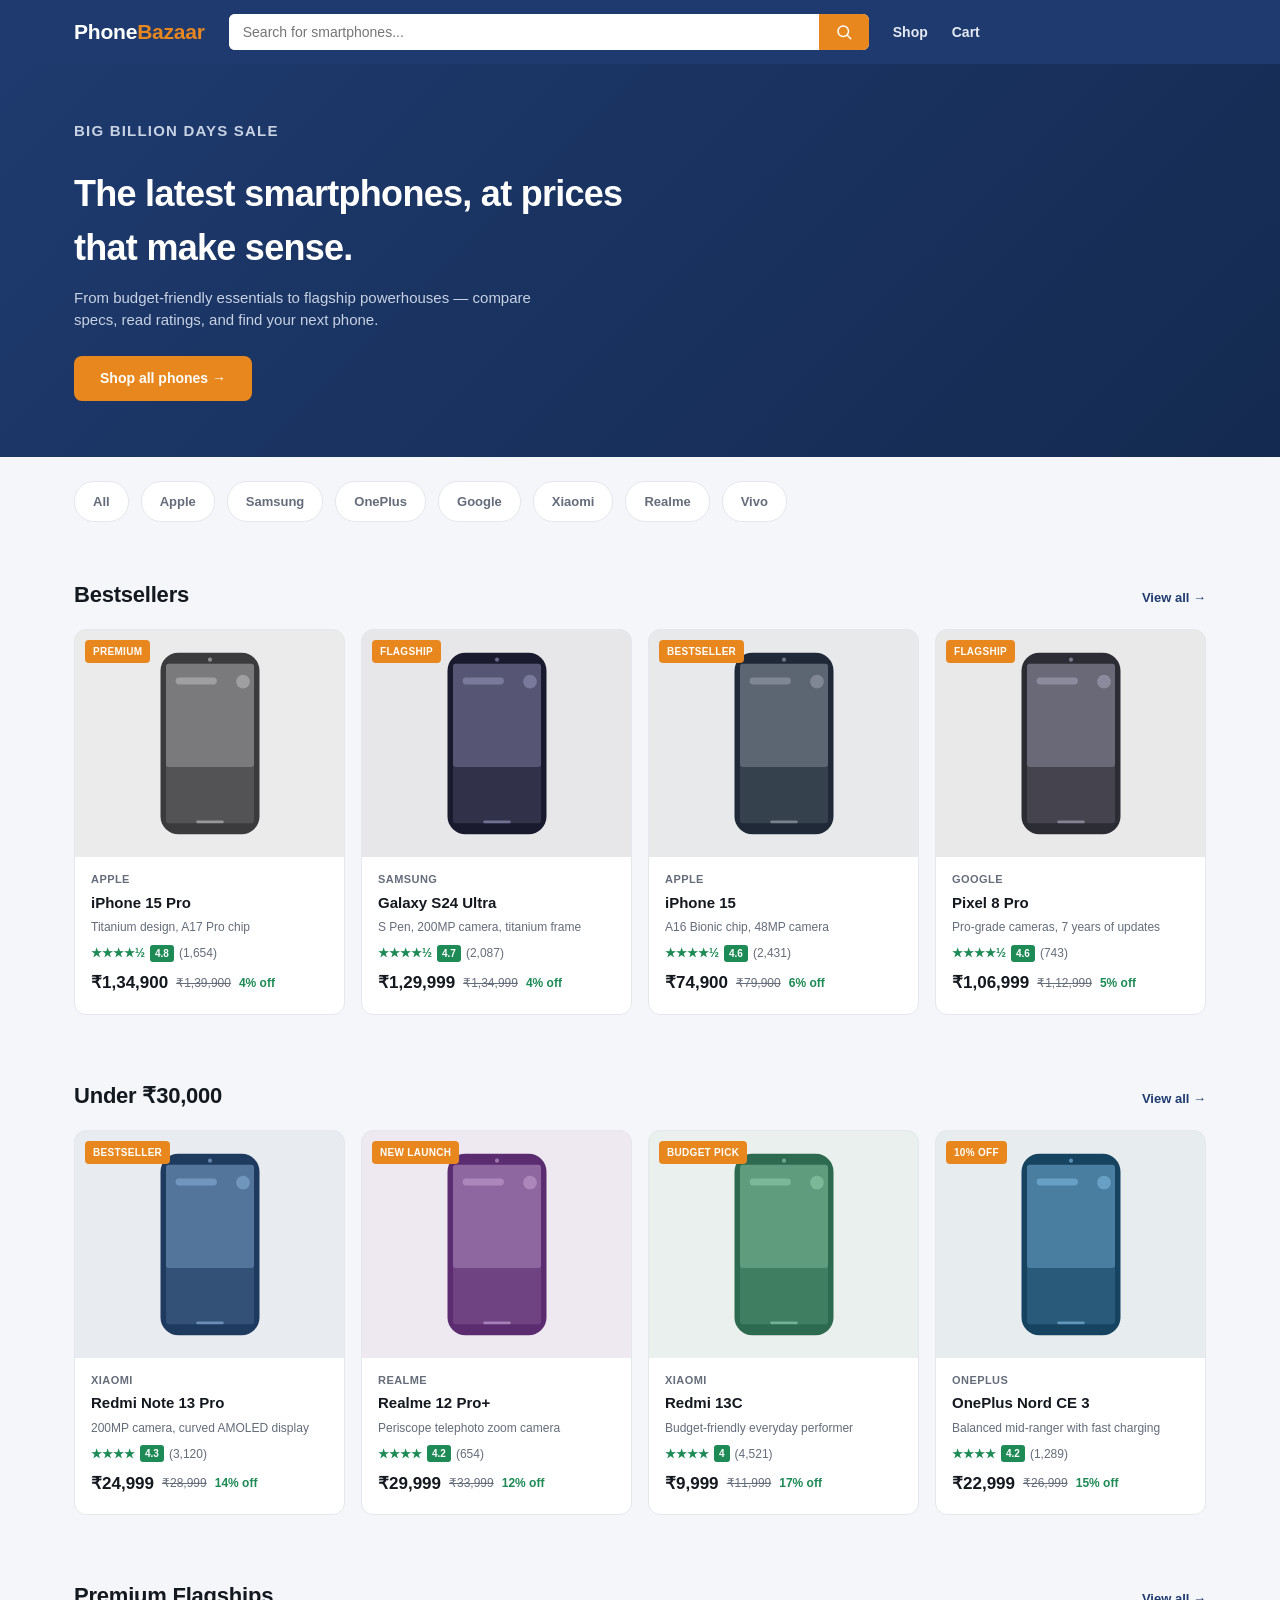
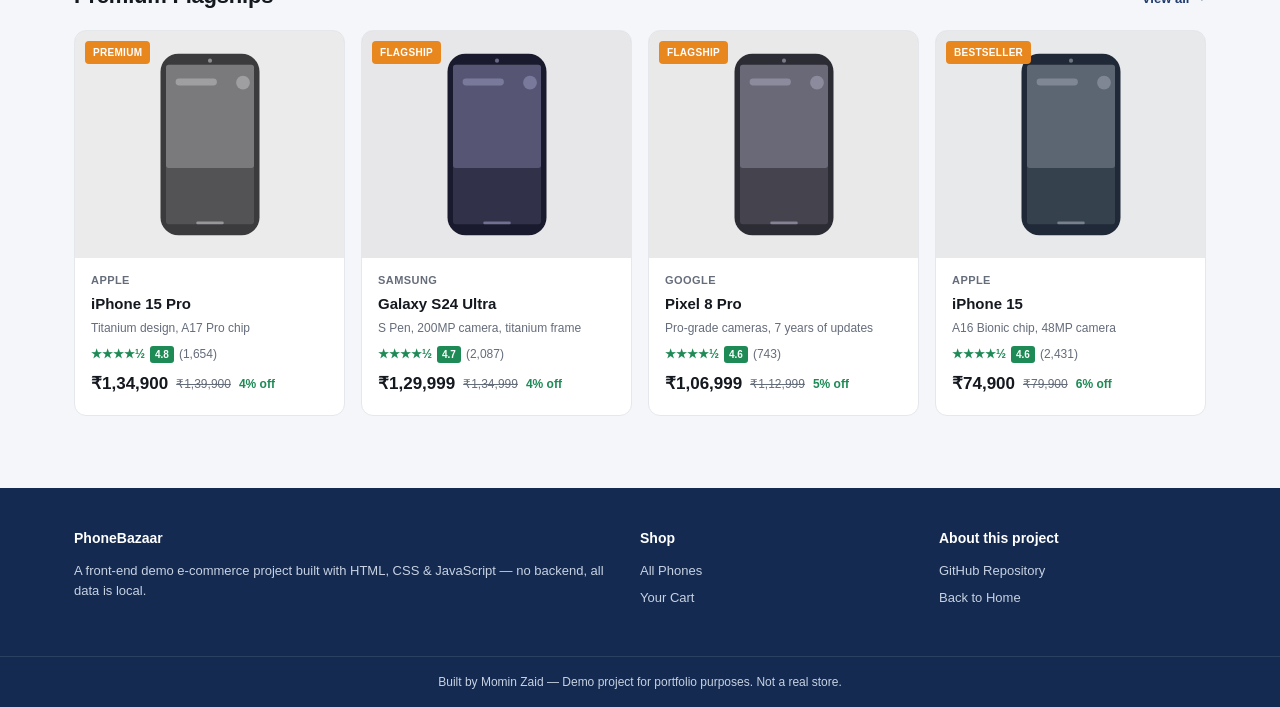
<file: index.html>
<!DOCTYPE html>
<html lang="en">
<head>
<meta charset="UTF-8">
<meta name="viewport" content="width=device-width, initial-scale=1.0">
<title>PhoneBazaar — Smartphones at the best prices</title>
<link rel="stylesheet" href="css/style.css">
</head>
<body>

  <div id="navbar"></div>

  <section class="hero">
    <div class="hero-content">
      <p class="hero-eyebrow">Big Billion Days Sale</p>
      <h1>The latest smartphones, at prices that make sense.</h1>
      <p>From budget-friendly essentials to flagship powerhouses — compare specs, read ratings, and find your next phone.</p>
      <a href="products.html" class="hero-btn">Shop all phones →</a>
    </div>
  </section>

  <div class="container">
    <div class="category-strip" id="category-strip"></div>

    <section class="section">
      <div class="section-heading">
        <h2>Bestsellers</h2>
        <a href="products.html">View all →</a>
      </div>
      <div class="product-grid" id="bestsellers-grid"></div>
    </section>

    <section class="section">
      <div class="section-heading">
        <h2>Under ₹30,000</h2>
        <a href="products.html">View all →</a>
      </div>
      <div class="product-grid" id="budget-grid"></div>
    </section>

    <section class="section">
      <div class="section-heading">
        <h2>Premium Flagships</h2>
        <a href="products.html">View all →</a>
      </div>
      <div class="product-grid" id="flagship-grid"></div>
    </section>
  </div>

  <div id="footer"></div>

  <script src="js/data.js"></script>
  <script src="js/cart.js"></script>
  <script src="js/components.js"></script>
  <script src="js/main.js"></script>
</body>
</html>
</file>
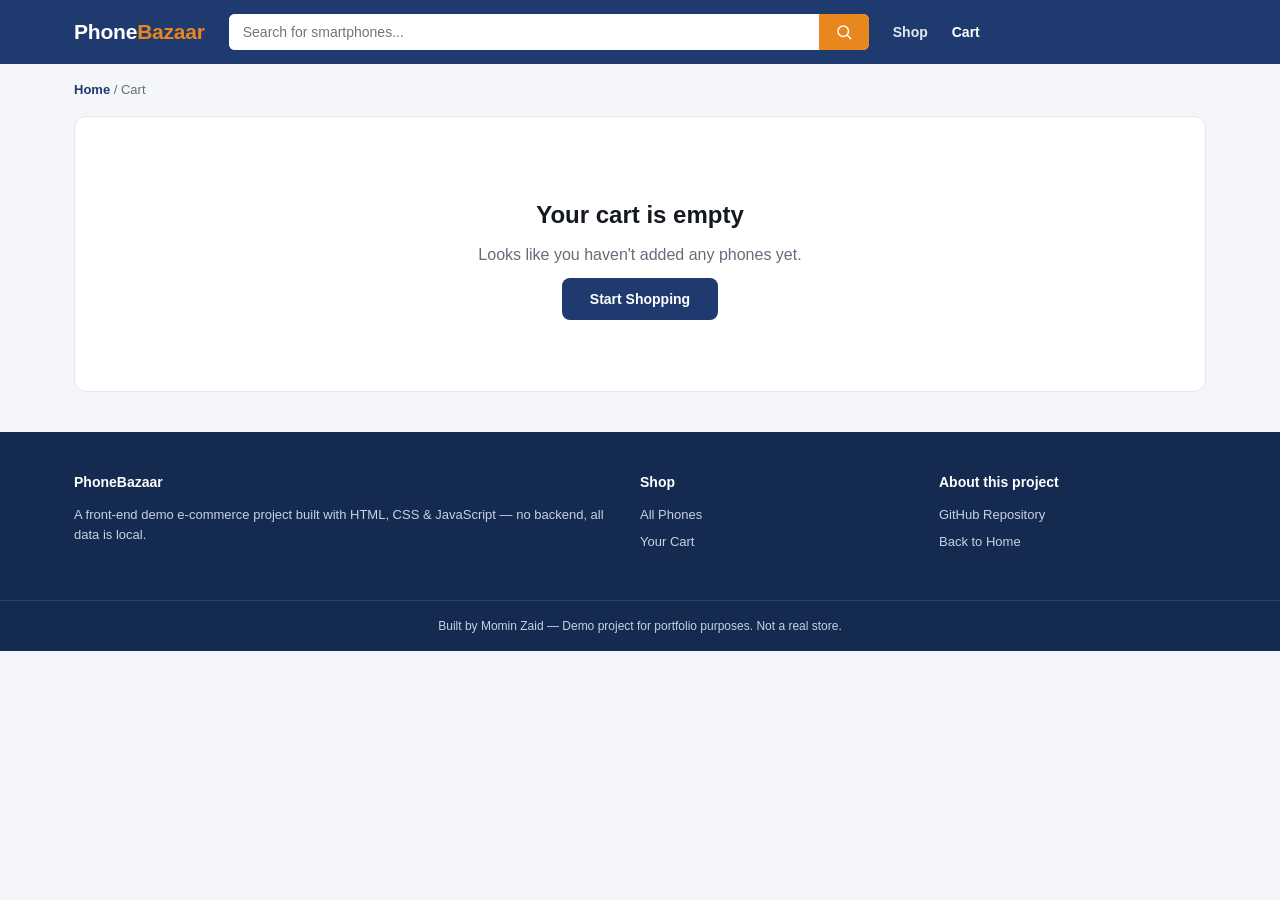
<file: cart.html>
<!DOCTYPE html>
<html lang="en">
<head>
<meta charset="UTF-8">
<meta name="viewport" content="width=device-width, initial-scale=1.0">
<title>Your Cart — PhoneBazaar</title>
<link rel="stylesheet" href="css/style.css">
</head>
<body>

  <div id="navbar"></div>

  <div class="container">
    <div class="breadcrumb"><a href="index.html">Home</a> / Cart</div>
    <div id="cart-container"></div>
  </div>

  <div id="footer"></div>

  <script src="js/data.js"></script>
  <script src="js/cart.js"></script>
  <script src="js/components.js"></script>
  <script src="js/cart-page.js"></script>
</body>
</html>
</file>
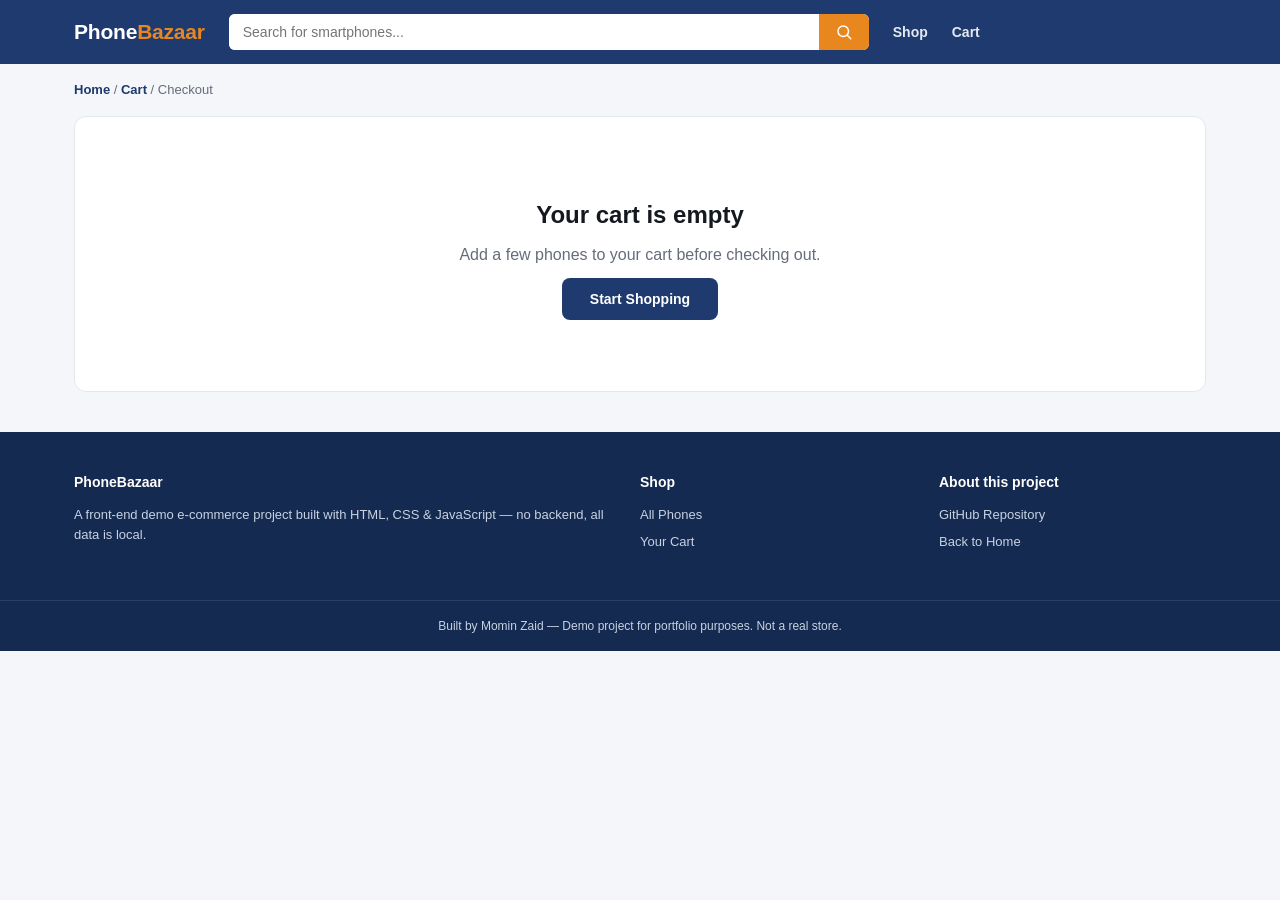
<file: checkout.html>
<!DOCTYPE html>
<html lang="en">
<head>
<meta charset="UTF-8">
<meta name="viewport" content="width=device-width, initial-scale=1.0">
<title>Checkout — PhoneBazaar</title>
<link rel="stylesheet" href="css/style.css">
</head>
<body>

  <div id="navbar"></div>

  <div class="container">
    <div class="breadcrumb"><a href="index.html">Home</a> / <a href="cart.html">Cart</a> / Checkout</div>
    <div id="checkout-container"></div>
  </div>

  <div id="footer"></div>

  <script src="js/data.js"></script>
  <script src="js/cart.js"></script>
  <script src="js/components.js"></script>
  <script src="js/checkout.js"></script>
</body>
</html>
</file>
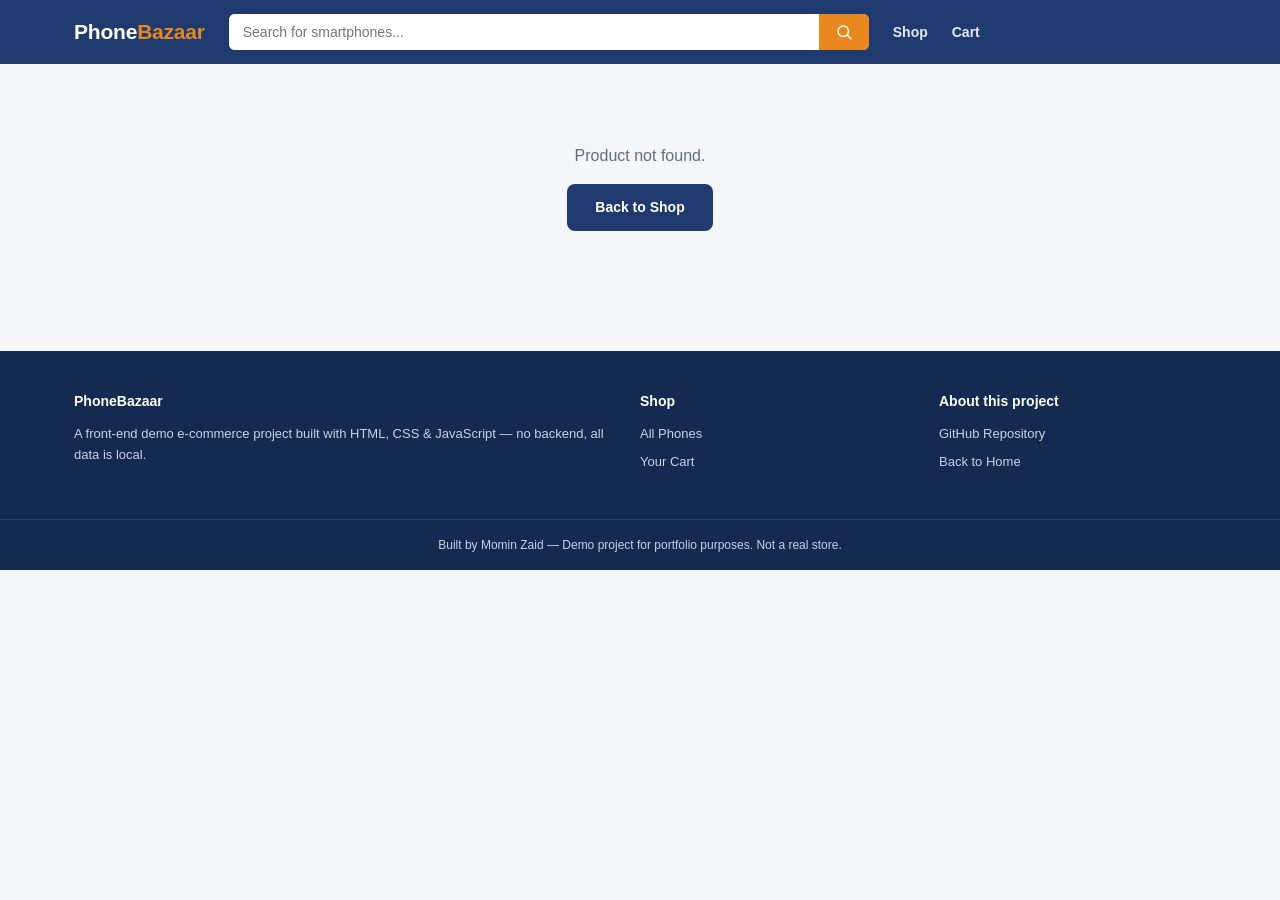
<file: product.html>
<!DOCTYPE html>
<html lang="en">
<head>
<meta charset="UTF-8">
<meta name="viewport" content="width=device-width, initial-scale=1.0">
<title id="page-title">Product — PhoneBazaar</title>
<link rel="stylesheet" href="css/style.css">
</head>
<body>

  <div id="navbar"></div>

  <div class="container" id="product-container">
    <!-- Filled in dynamically by product-detail.js -->
  </div>

  <div id="footer"></div>

  <script src="js/data.js"></script>
  <script src="js/cart.js"></script>
  <script src="js/components.js"></script>
  <script src="js/product-detail.js"></script>
</body>
</html>
</file>
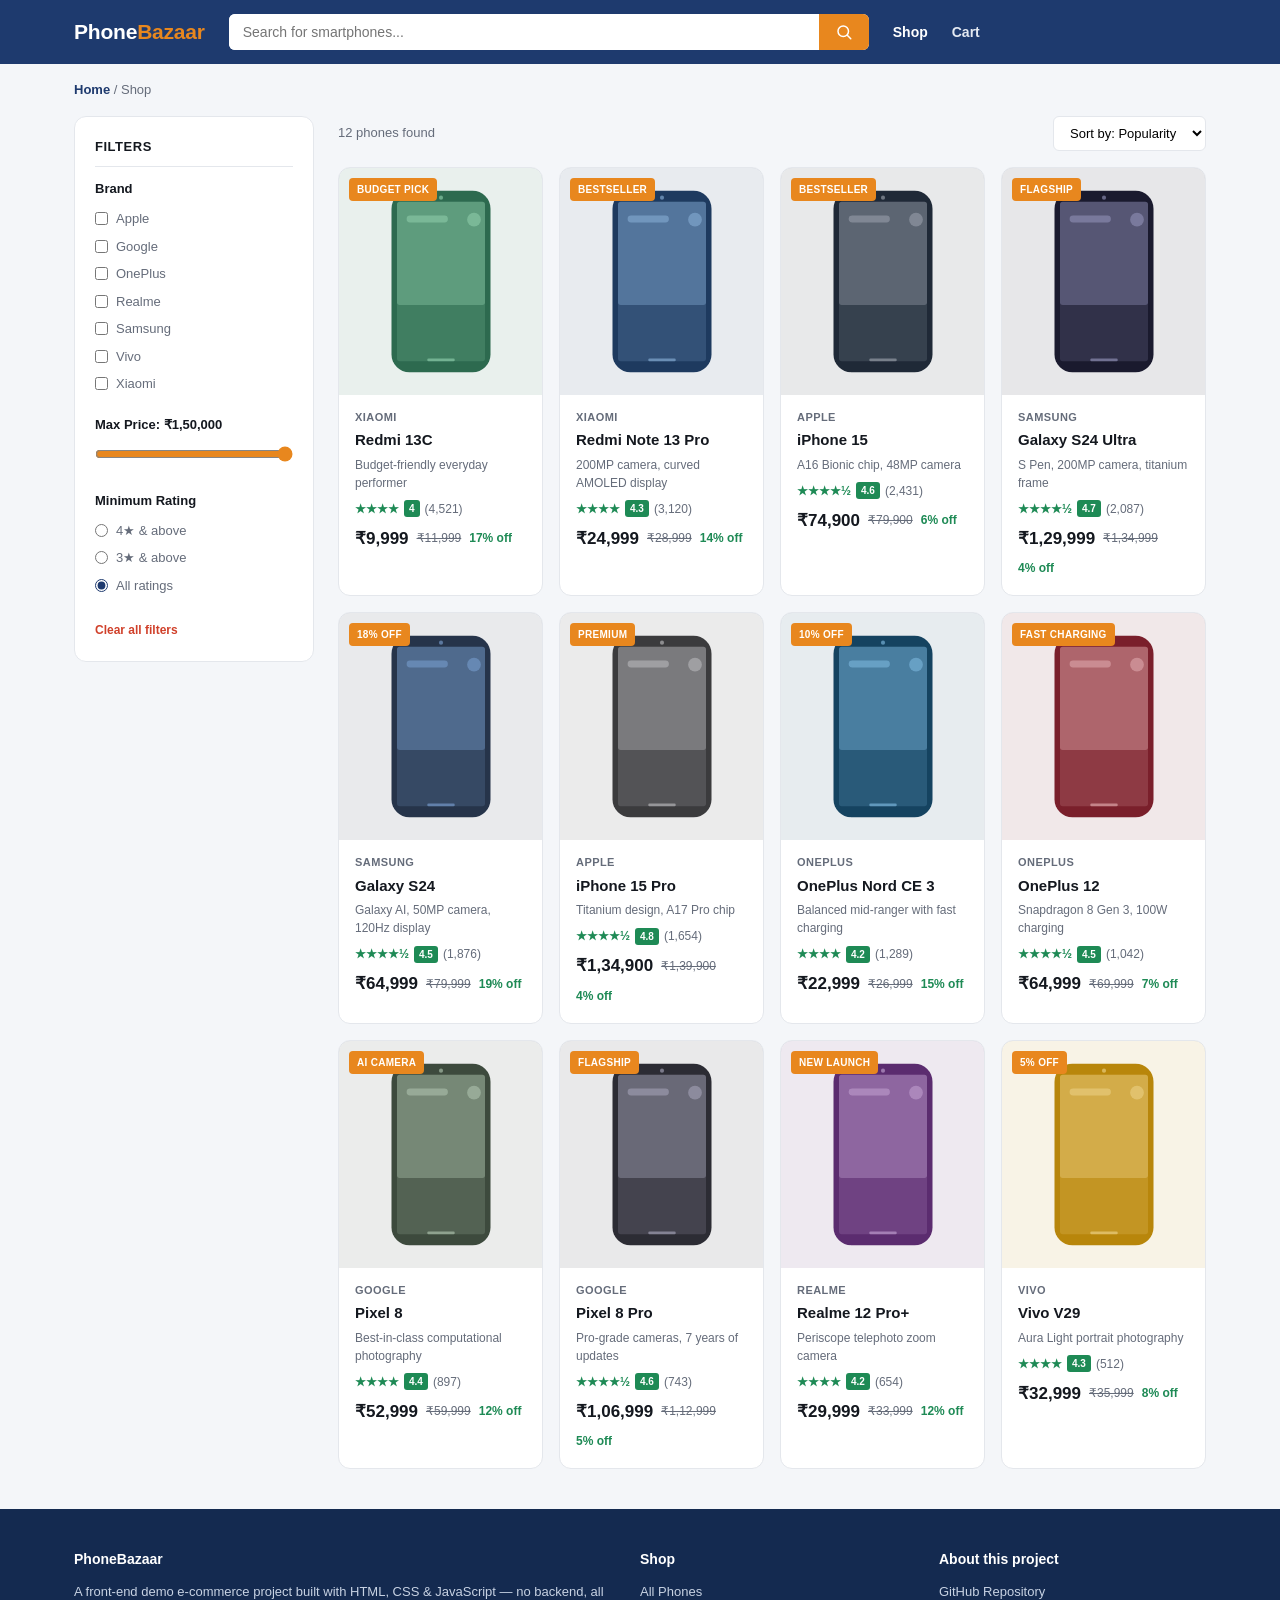
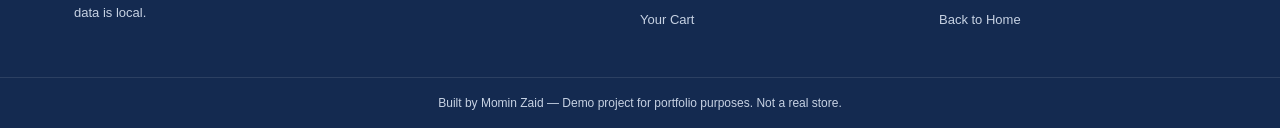
<file: products.html>
<!DOCTYPE html>
<html lang="en">
<head>
<meta charset="UTF-8">
<meta name="viewport" content="width=device-width, initial-scale=1.0">
<title>Shop Smartphones — PhoneBazaar</title>
<link rel="stylesheet" href="css/style.css">
</head>
<body>

  <div id="navbar"></div>

  <div class="container">
    <div class="breadcrumb"><a href="index.html">Home</a> / Shop</div>

    <div class="shop-layout">
      <aside class="filters-panel">
        <h3>Filters</h3>

        <div class="filter-group">
          <h4>Brand</h4>
          <div id="brand-filters"></div>
        </div>

        <div class="filter-group">
          <h4>Max Price: <span id="price-value">₹1,50,000</span></h4>
          <input type="range" id="price-range" min="9000" max="150000" step="1000" value="150000" />
        </div>

        <div class="filter-group">
          <h4>Minimum Rating</h4>
          <div id="rating-filters"></div>
        </div>

        <button class="clear-filters" id="clear-filters-btn">Clear all filters</button>
      </aside>

      <main>
        <div class="shop-toolbar">
          <span class="results-count" id="results-count"></span>
          <select id="sort-select">
            <option value="popularity">Sort by: Popularity</option>
            <option value="price-low">Price: Low to High</option>
            <option value="price-high">Price: High to Low</option>
            <option value="rating">Customer Rating</option>
          </select>
        </div>

        <div class="product-grid" id="products-grid"></div>
      </main>
    </div>
  </div>

  <div id="footer"></div>

  <script src="js/data.js"></script>
  <script src="js/cart.js"></script>
  <script src="js/components.js"></script>
  <script src="js/products.js"></script>
</body>
</html>
</file>
<file: css/style.css>
* {
  margin: 0;
  padding: 0;
  box-sizing: border-box;
}

:root {
  --bg: #F4F6F9;
  --surface: #FFFFFF;
  --text: #14181F;
  --muted: #656C7A;
  --border: #E4E7EC;
  --primary: #1E3A6E;
  --primary-dark: #142A50;
  --accent: #E8871E;
  --accent-light: #FDEEDA;
  --success: #1E8A55;
  --danger: #D0402A;
}

html {
  scroll-behavior: smooth;
}

body {
  font-family: "Segoe UI", Roboto, Helvetica, Arial, sans-serif;
  background: var(--bg);
  color: var(--text);
  line-height: 1.5;
}

a {
  text-decoration: none;
  color: inherit;
}

img, svg {
  display: block;
}

.container {
  max-width: 1180px;
  margin: 0 auto;
  padding: 0 24px;
}

/* ============ NAVBAR ============ */
#navbar {
  background: var(--primary);
  position: sticky;
  top: 0;
  z-index: 100;
}

.nav-top {
  max-width: 1180px;
  margin: 0 auto;
  padding: 14px 24px;
  display: flex;
  align-items: center;
  gap: 24px;
}

.nav-logo {
  font-size: 21px;
  font-weight: 800;
  color: white;
  letter-spacing: -0.01em;
  flex-shrink: 0;
}

.nav-logo span {
  color: var(--accent);
}

.nav-search {
  flex: 1;
  display: flex;
  background: white;
  border-radius: 6px;
  overflow: hidden;
  max-width: 640px;
}

.nav-search input {
  flex: 1;
  border: none;
  outline: none;
  padding: 10px 14px;
  font-size: 14px;
}

.nav-search button {
  background: var(--accent);
  border: none;
  padding: 0 16px;
  cursor: pointer;
  color: white;
  display: flex;
  align-items: center;
}

.nav-links {
  display: flex;
  align-items: center;
  gap: 24px;
  flex-shrink: 0;
}

.nav-links a {
  color: #E4E9F2;
  font-size: 14px;
  font-weight: 600;
  transition: color 0.15s ease;
}

.nav-links a:hover,
.nav-links a.active {
  color: white;
}

.cart-link {
  position: relative;
  display: flex;
  align-items: center;
  gap: 4px;
}

.cart-badge {
  background: var(--accent);
  color: white;
  font-size: 11px;
  font-weight: 800;
  min-width: 18px;
  height: 18px;
  border-radius: 9px;
  display: none;
  align-items: center;
  justify-content: center;
  padding: 0 4px;
}

/* ============ HERO (home page) ============ */
.hero {
  background: linear-gradient(135deg, var(--primary) 0%, var(--primary-dark) 100%);
  color: white;
  padding: 56px 0;
}

.hero-content {
  max-width: 1180px;
  margin: 0 auto;
  padding: 0 24px;
}

.hero-eyebrow {
  color: var(--accent);
  font-weight: 700;
  font-size: 13px;
  text-transform: uppercase;
  letter-spacing: 0.08em;
  margin-bottom: 10px;
}

.hero h1 {
  font-size: 36px;
  font-weight: 800;
  max-width: 560px;
  letter-spacing: -0.02em;
  margin-bottom: 12px;
}

.hero p {
  color: #C7D2E3;
  max-width: 460px;
  margin-bottom: 24px;
  font-size: 15px;
}

.hero-btn {
  display: inline-block;
  background: var(--accent);
  color: white;
  padding: 12px 26px;
  border-radius: 8px;
  font-weight: 700;
  font-size: 14px;
}

/* ============ CATEGORY STRIP ============ */
.category-strip {
  display: flex;
  gap: 12px;
  padding: 24px 0;
  overflow-x: auto;
}

.category-chip {
  background: var(--surface);
  border: 1px solid var(--border);
  padding: 10px 18px;
  border-radius: 20px;
  font-size: 13px;
  font-weight: 600;
  color: var(--muted);
  white-space: nowrap;
  cursor: pointer;
  transition: all 0.15s ease;
}

.category-chip:hover,
.category-chip.active {
  background: var(--primary);
  color: white;
  border-color: var(--primary);
}

/* ============ SECTION HEADINGS ============ */
.section {
  padding: 32px 0;
}

.section-heading {
  display: flex;
  align-items: baseline;
  justify-content: space-between;
  margin-bottom: 18px;
}

.section-heading h2 {
  font-size: 22px;
  font-weight: 800;
  letter-spacing: -0.01em;
}

.section-heading a {
  font-size: 13px;
  font-weight: 700;
  color: var(--primary);
}

/* ============ PRODUCT GRID + CARD ============ */
.product-grid {
  display: grid;
  grid-template-columns: repeat(4, 1fr);
  gap: 16px;
}

.product-card {
  background: var(--surface);
  border: 1px solid var(--border);
  border-radius: 12px;
  overflow: hidden;
  display: flex;
  flex-direction: column;
  transition: box-shadow 0.15s ease, transform 0.15s ease;
}

.product-card:hover {
  box-shadow: 0 8px 20px rgba(20, 24, 31, 0.08);
  transform: translateY(-2px);
}

.card-image {
  position: relative;
  display: flex;
  align-items: center;
  justify-content: center;
  padding: 20px 0;
}

.card-image .badge {
  position: absolute;
  top: 10px;
  left: 10px;
  background: var(--accent);
  color: white;
  font-size: 10px;
  font-weight: 800;
  padding: 4px 8px;
  border-radius: 4px;
  text-transform: uppercase;
  letter-spacing: 0.03em;
}

.card-body {
  padding: 14px 16px 18px;
  display: flex;
  flex-direction: column;
  gap: 4px;
}

.card-brand {
  font-size: 11px;
  font-weight: 700;
  color: var(--muted);
  text-transform: uppercase;
  letter-spacing: 0.04em;
}

.card-name {
  font-size: 15px;
  font-weight: 700;
}

.card-tagline {
  font-size: 12px;
  color: var(--muted);
  margin-bottom: 4px;
}

.card-rating {
  display: flex;
  align-items: center;
  gap: 5px;
  font-size: 12px;
  margin-bottom: 4px;
}

.stars {
  color: var(--success);
  font-weight: 700;
}

.rating-num {
  background: var(--success);
  color: white;
  font-size: 10px;
  font-weight: 700;
  padding: 1px 5px;
  border-radius: 3px;
}

.reviews {
  color: var(--muted);
}

.card-price {
  display: flex;
  align-items: center;
  gap: 8px;
  flex-wrap: wrap;
}

.price {
  font-size: 17px;
  font-weight: 800;
}

.original-price {
  font-size: 12px;
  color: var(--muted);
  text-decoration: line-through;
}

.off {
  font-size: 12px;
  color: var(--success);
  font-weight: 700;
}

/* ============ FILTERS SIDEBAR (products page) ============ */
.shop-layout {
  display: grid;
  grid-template-columns: 240px 1fr;
  gap: 24px;
  align-items: start;
}

.filters-panel {
  background: var(--surface);
  border: 1px solid var(--border);
  border-radius: 12px;
  padding: 20px;
  position: sticky;
  top: 84px;
}

.filters-panel h3 {
  font-size: 13px;
  font-weight: 800;
  text-transform: uppercase;
  letter-spacing: 0.04em;
  margin-bottom: 12px;
  padding-bottom: 10px;
  border-bottom: 1px solid var(--border);
}

.filter-group {
  margin-bottom: 22px;
}

.filter-group h4 {
  font-size: 13px;
  font-weight: 700;
  margin-bottom: 10px;
}

.filter-option {
  display: flex;
  align-items: center;
  gap: 8px;
  font-size: 13px;
  color: var(--muted);
  margin-bottom: 8px;
  cursor: pointer;
}

.filter-option input {
  accent-color: var(--primary);
}

#price-range {
  width: 100%;
  accent-color: var(--accent);
}

.price-range-label {
  font-size: 12px;
  color: var(--muted);
  margin-top: 6px;
}

.clear-filters {
  font-size: 12px;
  color: var(--danger);
  font-weight: 700;
  cursor: pointer;
  background: none;
  border: none;
  padding: 0;
}

.shop-toolbar {
  display: flex;
  justify-content: space-between;
  align-items: center;
  margin-bottom: 16px;
}

.results-count {
  font-size: 13px;
  color: var(--muted);
}

#sort-select {
  padding: 8px 12px;
  border: 1px solid var(--border);
  border-radius: 6px;
  font-size: 13px;
  background: var(--surface);
}

.no-results {
  grid-column: 1 / -1;
  text-align: center;
  padding: 60px 20px;
  color: var(--muted);
}

/* ============ PRODUCT DETAIL PAGE ============ */
.breadcrumb {
  font-size: 13px;
  color: var(--muted);
  padding: 16px 0;
}

.breadcrumb a {
  color: var(--primary);
  font-weight: 600;
}

.product-detail {
  display: grid;
  grid-template-columns: 420px 1fr;
  gap: 40px;
  background: var(--surface);
  border: 1px solid var(--border);
  border-radius: 12px;
  padding: 32px;
  margin-bottom: 24px;
}

.detail-image {
  display: flex;
  align-items: center;
  justify-content: center;
  border-radius: 12px;
  padding: 30px;
}

.detail-info .brand {
  font-size: 12px;
  font-weight: 700;
  color: var(--muted);
  text-transform: uppercase;
  letter-spacing: 0.04em;
}

.detail-info h1 {
  font-size: 26px;
  font-weight: 800;
  margin: 4px 0 10px;
}

.detail-info .tagline {
  color: var(--muted);
  font-size: 14px;
  margin-bottom: 14px;
}

.detail-rating {
  display: flex;
  align-items: center;
  gap: 8px;
  margin-bottom: 18px;
  font-size: 13px;
}

.detail-price-block {
  display: flex;
  align-items: baseline;
  gap: 10px;
  margin-bottom: 4px;
}

.detail-price {
  font-size: 30px;
  font-weight: 800;
}

.detail-original-price {
  font-size: 15px;
  color: var(--muted);
  text-decoration: line-through;
}

.detail-off {
  font-size: 14px;
  color: var(--success);
  font-weight: 700;
}

.detail-tax-note {
  font-size: 12px;
  color: var(--muted);
  margin-bottom: 20px;
}

.qty-selector {
  display: flex;
  align-items: center;
  gap: 12px;
  margin-bottom: 20px;
}

.qty-selector button {
  width: 32px;
  height: 32px;
  border: 1px solid var(--border);
  background: var(--surface);
  border-radius: 6px;
  font-size: 16px;
  cursor: pointer;
}

.qty-selector span {
  font-weight: 700;
  min-width: 20px;
  text-align: center;
}

.detail-actions {
  display: flex;
  gap: 12px;
  margin-bottom: 28px;
}

.btn {
  padding: 13px 28px;
  border-radius: 8px;
  font-weight: 700;
  font-size: 14px;
  cursor: pointer;
  border: none;
  transition: opacity 0.15s ease;
}

.btn:hover {
  opacity: 0.92;
}

.btn-primary {
  background: var(--accent);
  color: white;
}

.btn-secondary {
  background: var(--primary);
  color: white;
}

.btn-outline {
  background: transparent;
  border: 1px solid var(--border);
  color: var(--text);
}

.specs-table {
  border-top: 1px solid var(--border);
  padding-top: 18px;
}

.specs-table h3 {
  font-size: 15px;
  font-weight: 800;
  margin-bottom: 12px;
}

.spec-row {
  display: flex;
  padding: 8px 0;
  border-bottom: 1px solid var(--border);
  font-size: 13px;
}

.spec-row .spec-label {
  width: 140px;
  color: var(--muted);
  flex-shrink: 0;
}

.description-block {
  background: var(--surface);
  border: 1px solid var(--border);
  border-radius: 12px;
  padding: 28px 32px;
  margin-bottom: 24px;
}

.description-block h3 {
  font-size: 16px;
  font-weight: 800;
  margin-bottom: 10px;
}

.description-block p {
  color: var(--muted);
  font-size: 14px;
  max-width: 760px;
}

/* ============ CART PAGE ============ */
.cart-layout {
  display: grid;
  grid-template-columns: 1fr 340px;
  gap: 24px;
  align-items: start;
}

.cart-item {
  display: flex;
  gap: 16px;
  background: var(--surface);
  border: 1px solid var(--border);
  border-radius: 12px;
  padding: 16px;
  margin-bottom: 12px;
}

.cart-item .item-image {
  flex-shrink: 0;
  display: flex;
  align-items: center;
  justify-content: center;
  border-radius: 8px;
}

.cart-item-info {
  flex: 1;
  display: flex;
  flex-direction: column;
  gap: 4px;
}

.cart-item-info h3 {
  font-size: 15px;
  font-weight: 700;
}

.cart-item-info .brand {
  font-size: 12px;
  color: var(--muted);
}

.cart-item-controls {
  display: flex;
  align-items: center;
  justify-content: space-between;
  margin-top: 8px;
}

.cart-item-price {
  font-weight: 800;
  font-size: 16px;
}

.remove-btn {
  background: none;
  border: none;
  color: var(--danger);
  font-size: 12px;
  font-weight: 700;
  cursor: pointer;
}

.summary-card {
  background: var(--surface);
  border: 1px solid var(--border);
  border-radius: 12px;
  padding: 22px;
  position: sticky;
  top: 84px;
}

.summary-card h3 {
  font-size: 15px;
  font-weight: 800;
  margin-bottom: 16px;
  padding-bottom: 12px;
  border-bottom: 1px solid var(--border);
}

.summary-row {
  display: flex;
  justify-content: space-between;
  font-size: 13px;
  color: var(--muted);
  margin-bottom: 10px;
}

.summary-row.total {
  font-size: 16px;
  font-weight: 800;
  color: var(--text);
  border-top: 1px solid var(--border);
  padding-top: 12px;
  margin-top: 12px;
}

.empty-cart {
  text-align: center;
  padding: 80px 20px;
  background: var(--surface);
  border: 1px solid var(--border);
  border-radius: 12px;
}

.empty-cart p {
  color: var(--muted);
  margin: 10px 0 20px;
}

/* ============ CHECKOUT PAGE ============ */
.checkout-layout {
  display: grid;
  grid-template-columns: 1fr 340px;
  gap: 24px;
  align-items: start;
}

.checkout-form {
  background: var(--surface);
  border: 1px solid var(--border);
  border-radius: 12px;
  padding: 28px;
}

.checkout-form h3 {
  font-size: 16px;
  font-weight: 800;
  margin-bottom: 18px;
}

.form-row {
  display: grid;
  grid-template-columns: 1fr 1fr;
  gap: 14px;
  margin-bottom: 14px;
}

.form-group {
  margin-bottom: 14px;
}

.form-group label {
  display: block;
  font-size: 12px;
  font-weight: 700;
  color: var(--muted);
  margin-bottom: 6px;
}

.form-group input,
.form-group select {
  width: 100%;
  padding: 11px 12px;
  border: 1px solid var(--border);
  border-radius: 6px;
  font-size: 14px;
  outline: none;
  font-family: inherit;
}

.form-group input:focus,
.form-group select:focus {
  border-color: var(--primary);
}

.success-message {
  text-align: center;
  padding: 60px 20px;
  background: var(--surface);
  border: 1px solid var(--border);
  border-radius: 12px;
}

.success-icon {
  width: 64px;
  height: 64px;
  border-radius: 50%;
  background: var(--success);
  color: white;
  display: flex;
  align-items: center;
  justify-content: center;
  margin: 0 auto 20px;
  font-size: 30px;
}

.success-message h2 {
  font-size: 22px;
  margin-bottom: 8px;
}

.success-message p {
  color: var(--muted);
  margin-bottom: 24px;
}

/* ============ FOOTER ============ */
#footer {
  background: var(--primary-dark);
  color: #C7D2E3;
  margin-top: 40px;
}

.footer-content {
  max-width: 1180px;
  margin: 0 auto;
  padding: 40px 24px;
  display: grid;
  grid-template-columns: 2fr 1fr 1fr;
  gap: 32px;
}

.footer-col h4 {
  color: white;
  font-size: 14px;
  margin-bottom: 12px;
}

.footer-col p {
  font-size: 13px;
  line-height: 1.6;
}

.footer-col a {
  display: block;
  font-size: 13px;
  margin-bottom: 8px;
  color: #C7D2E3;
}

.footer-col a:hover {
  color: white;
}

.footer-bottom {
  text-align: center;
  font-size: 12px;
  padding: 16px;
  border-top: 1px solid rgba(255,255,255,0.1);
}

/* ============ RESPONSIVE ============ */
@media (max-width: 900px) {
  .product-grid {
    grid-template-columns: repeat(2, 1fr);
  }

  .shop-layout,
  .cart-layout,
  .checkout-layout {
    grid-template-columns: 1fr;
  }

  .product-detail {
    grid-template-columns: 1fr;
  }

  .footer-content {
    grid-template-columns: 1fr;
  }

  .nav-search {
    display: none;
  }
}

@media (max-width: 520px) {
  .product-grid {
    grid-template-columns: 1fr;
  }

  .hero h1 {
    font-size: 26px;
  }

  .form-row {
    grid-template-columns: 1fr;
  }
}
</file>
